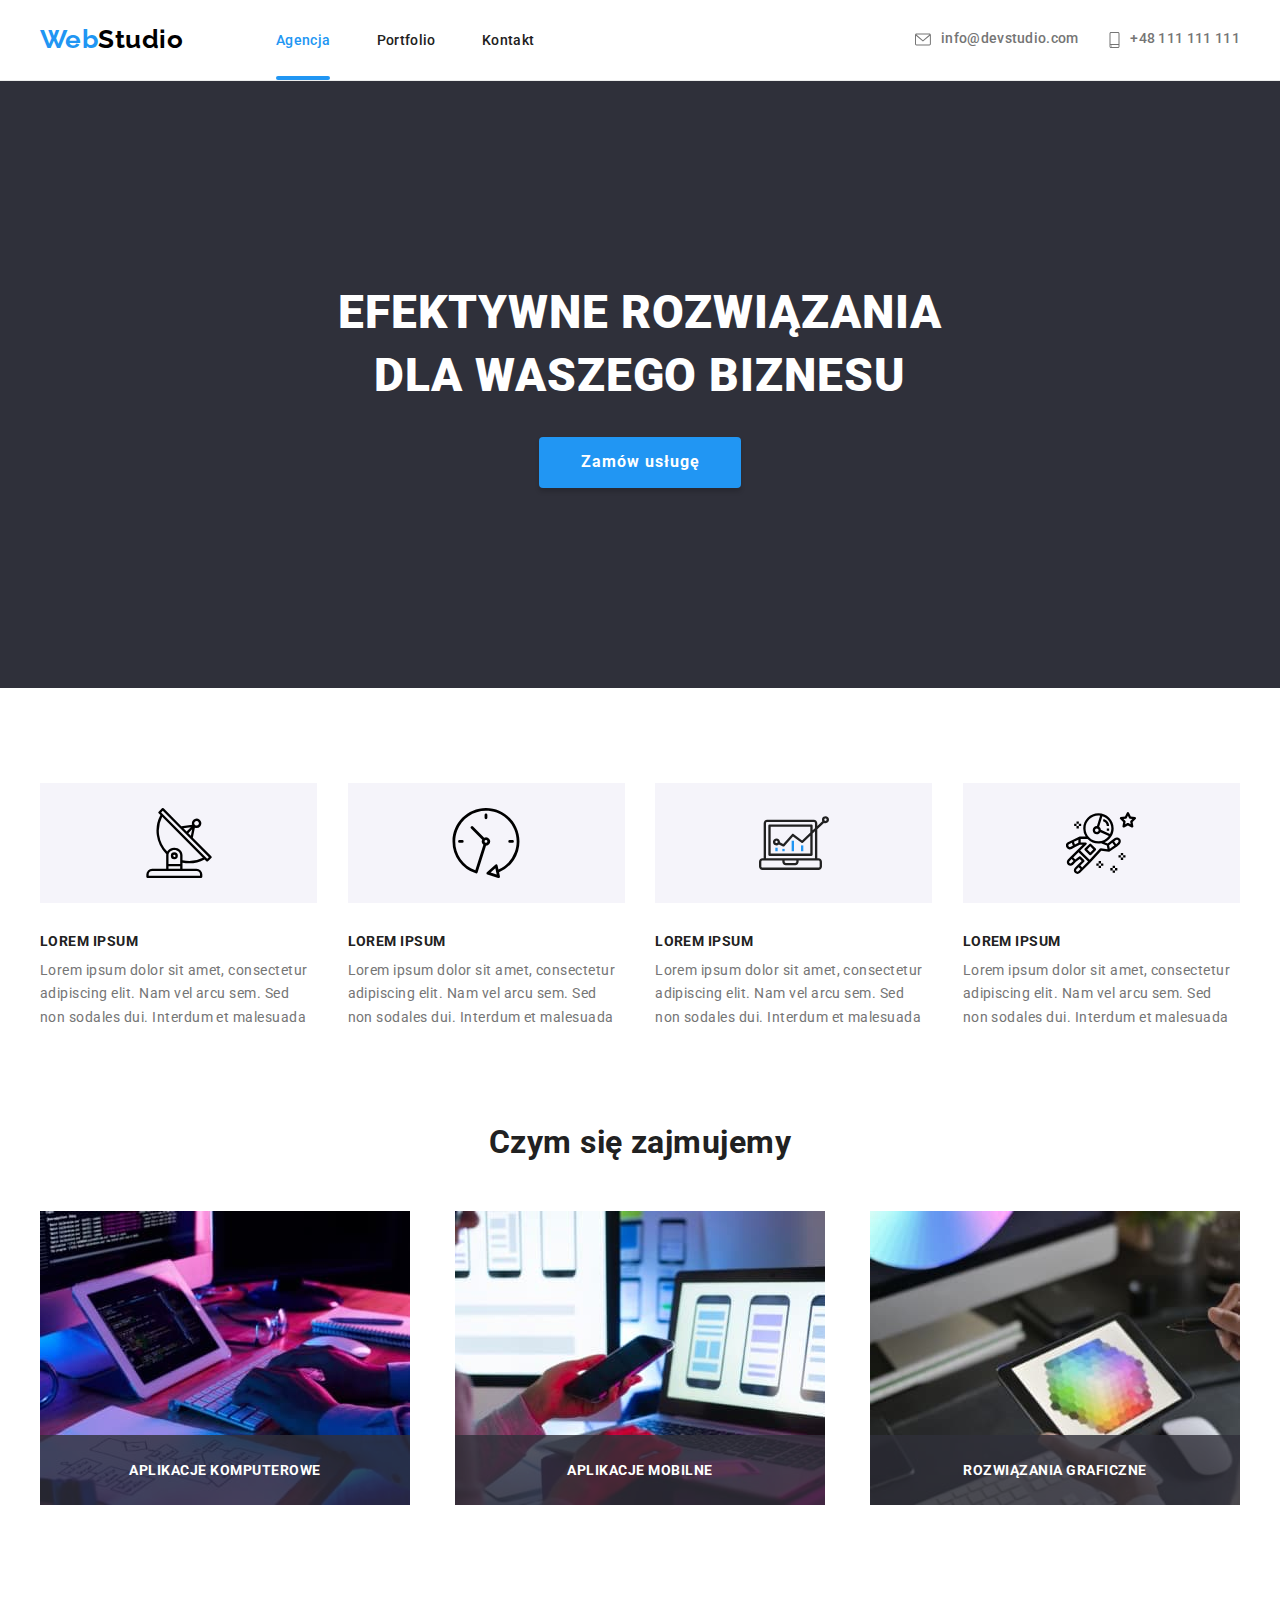
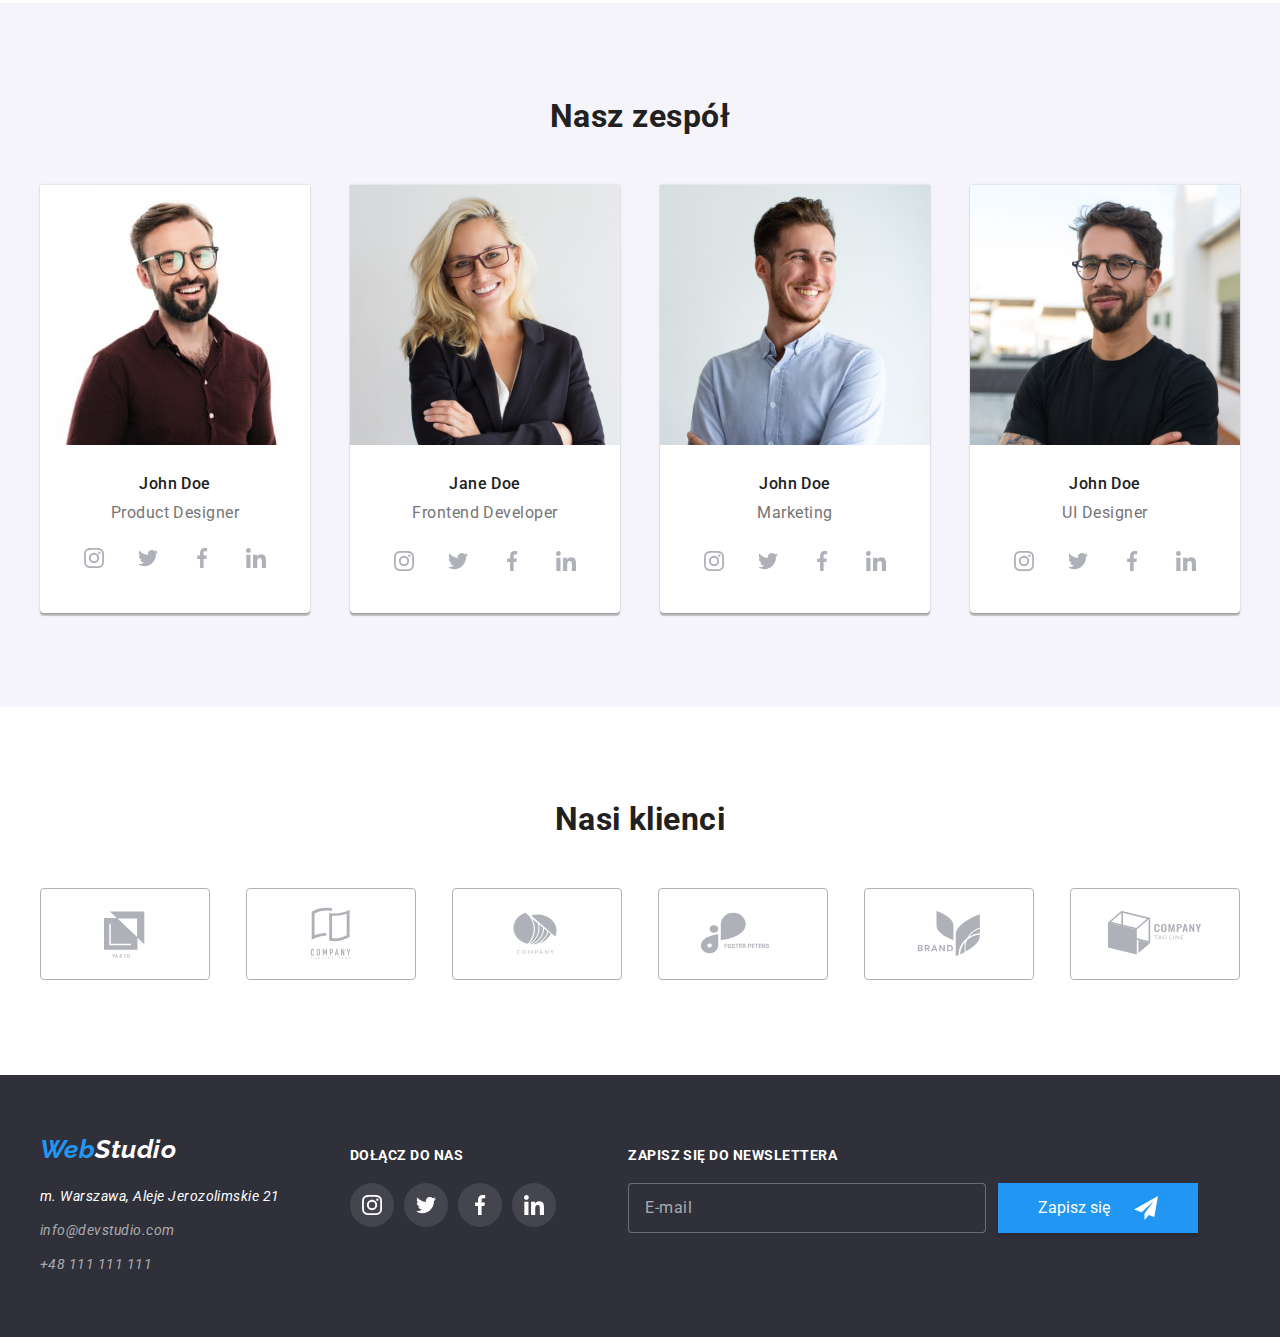
<file: index.html>
<!DOCTYPE html>
<html lang="pl">
  <head>
    <meta charset="UTF-8" />
    <title>WebStudio</title>
    <link
      rel="stylesheet"
      href="https://cdnjs.cloudflare.com/ajax/libs/modern-normalize/1.0.0/modern-normalize.min.css"
    />
    <link href="css/styles.css" rel="stylesheet" />
    <link rel="preconnect" href="https://fonts.googleapis.com" />
    <link rel="preconnect" href="https://fonts.gstatic.com" crossorigin />
    <link
      href="https://fonts.googleapis.com/css2?family=Raleway:wght@700&family=Roboto:wght@400;500;700;900&display=swap"
      rel="stylesheet"
    />
  </head>
  <body>
    <header class="header-border-style">
      <div class="container header-style list-display">
        <a href="index.html" class="logo-header"
          ><span class="logo-header-front">Web</span>Studio</a
        >
        <nav class="nav-style">
          <ul class="nav-list list-display">
            <li class="is-active"><a class="nav-link" href="./index.html">Agencja</a></li>
            <li><a class="nav-link" href="portfolio.html">Portfolio</a></li>
            <li><a class="nav-link" href="">Kontakt</a></li>
          </ul>
        </nav>
        <div class="header-mail-section">
          <svg class="envelope-icon" width="16" height="13">
            <use href="images/icons.svg#icon-envelope"></use>
          </svg>
          <a class="header-mail-link" href="mailto:info@devstudio.com"> info@devstudio.com </a>
        </div>
        <div class="header-tel-section">
          <svg class="smartphone-icon" width="11" height="16">
            <use href="images/icons.svg#icon-smartphone"></use>
          </svg>
          <a class="header-tel-link" href="tel:48111111111">+48 111 111 111</a>
        </div>
      </div>
    </header>

    <!--MAIN DESCRIPTION-->
    <main>
      <section class="header-slogan">
        <div class="container section header-background">
          <h1 class="header-slogan-text">efektywne rozwiązania dla waszego biznesu</h1>
          <button class="order-button" type="button" data-modal-open>Zamów usługę</button>
        </div>
      </section>

      <section>
        <div class="container section main-description">
          <ul class="list-display main-description-set">
            <li class="main-description-item">
              <hgroup>
                <div class="main-description-card">
                  <svg class="main-description-icon" width="70" height="70">
                    <use href="./images/icons.svg#icon-antenna"></use>
                  </svg>
                </div>
                <h2 class="main-description-header">lorem ipsum</h2>
                <p class="main-description-paragraph">
                  Lorem ipsum dolor sit amet, consectetur adipiscing elit. Nam vel arcu sem. Sed non
                  sodales dui. Interdum et malesuada
                </p>
              </hgroup>
            </li>

            <li class="main-description-item">
              <hgroup>
                <div class="main-description-card">
                  <svg class="main-description-icon" width="70" height="70">
                    <use href="./images/icons.svg#icon-clock"></use>
                  </svg>
                </div>
                <h2 class="main-description-header">lorem ipsum</h2>
                <p class="main-description-paragraph">
                  Lorem ipsum dolor sit amet, consectetur adipiscing elit. Nam vel arcu sem. Sed non
                  sodales dui. Interdum et malesuada
                </p>
              </hgroup>
            </li>

            <li class="main-description-item">
              <hgroup>
                <div class="main-description-card">
                  <svg class="main-description-icon" width="70" height="70">
                    <use href="./images/icons.svg#icon-diagram"></use>
                  </svg>
                </div>
                <h2 class="main-description-header">lorem ipsum</h2>
                <p class="main-description-paragraph">
                  Lorem ipsum dolor sit amet, consectetur adipiscing elit. Nam vel arcu sem. Sed non
                  sodales dui. Interdum et malesuada
                </p>
              </hgroup>
            </li>

            <li class="main-description-item">
              <hgroup>
                <div class="main-description-card">
                  <svg class="main-description-icon" width="70" height="70">
                    <use href="./images/icons.svg#icon-astronaut"></use>
                  </svg>
                </div>
                <h2 class="main-description-header">lorem ipsum</h2>
                <p class="main-description-paragraph">
                  Lorem ipsum dolor sit amet, consectetur adipiscing elit. Nam vel arcu sem. Sed non
                  sodales dui. Interdum et malesuada
                </p>
              </hgroup>
            </li>
          </ul>
        </div>
      </section>

      <!-- WHAT WE DO-->
      <section class="hero">
        <div class="container section">
          <h2 class="hero-header">Czym się zajmujemy</h2>
          <ul class="list-display">
            <li class="hero-list-item">
              <img
                src="images/section/programming.jpg"
                alt="ręce na klawiaturze piszące kod"
                width="370"
                height="294"
              />
              <div class="label">
                <p class="label-slogan">aplikacje komputerowe</p>
              </div>
            </li>
            <li class="hero-list-item">
              <img
                src="images/section/ui_check.jpg"
                alt="ekran laptopa wyświetlający grafikę"
                width="370"
                height="294"
              />
              <div class="label">
                <p class="label-slogan">aplikacje mobilne</p>
              </div>
            </li>
            <li class="hero-list-item">
              <img
                src="images/section/designing_color_picker.jpg"
                alt="człowiek trzymający tablet z paletą kolorów"
                width="370"
                height="294"
              />
              <div class="label">
                <p class="label-slogan">rozwiązania graficzne</p>
              </div>
            </li>
          </ul>
        </div>
      </section>

      <!--OUR TEAM-->
      <section class="our-team">
        <div class="container section">
          <h2 class="hero-header">Nasz zespół</h2>
          <ul class="list-display">
            <li class="team-members-card">
              <img
                class="employee-image"
                src="images/team/person_1.jpg"
                alt="Zdjęcie John'a Doe"
                width="270"
                height="260"
              />
              <div class="employee-name">John Doe</div>
              <div class="job-name">Product Designer</div>
              <div class="social-links-icons">
                <ul class="list-display social-links-list">
                  <li class="icon-wrapper">
                    <a href="#">
                      <svg class="instagram-icon" width="20" height="20">
                        <use href="./images/icons.svg#icon-instagram"></use>
                      </svg>
                    </a>
                  </li>
                  <li class="icon-wrapper">
                    <a href="#">
                      <svg class="twitter-icon" width="20" height="20">
                        <use href="./images/icons.svg#icon-twitter"></use>
                      </svg>
                    </a>
                  </li>
                  <li class="icon-wrapper">
                    <a href="#">
                      <svg class="facebook-icon" width="20" height="20">
                        <use href="./images/icons.svg#icon-facebook"></use>
                      </svg>
                    </a>
                  </li>
                  <li class="icon-wrapper">
                    <a href="#">
                      <svg class="linkedin-icon" width="20" height="20">
                        <use href="./images/icons.svg#icon-linkedin"></use>
                      </svg>
                    </a>
                  </li>
                </ul>
              </div>
            </li>
            <li class="team-members-card">
              <img
                class="employee-image"
                src="images/team/person_2.jpg"
                alt="Zdjęcie Jane Doe"
                width="270"
                height="260"
              />
              <div class="employee-name">Jane Doe</div>
              <div class="job-name">Frontend Developer</div>
              <div class="social-links-icons">
                <ul class="list-display social-links-list">
                  <li class="icon-wrapper">
                    <svg class="instagram-icon" width="20" height="20">
                      <use href="./images/icons.svg#icon-instagram"></use>
                    </svg>
                  </li>
                  <li class="icon-wrapper">
                    <svg class="twitter-icon" width="20" height="20">
                      <use href="./images/icons.svg#icon-twitter"></use>
                    </svg>
                  </li>
                  <li class="icon-wrapper">
                    <svg class="facebook-icon" width="20" height="20">
                      <use href="./images/icons.svg#icon-facebook"></use>
                    </svg>
                  </li>
                  <li class="icon-wrapper">
                    <svg class="linkedin-icon" width="20" height="20">
                      <use href="./images/icons.svg#icon-linkedin"></use>
                    </svg>
                  </li>
                </ul>
              </div>
            </li>
            <li class="team-members-card">
              <img
                class="employee-image"
                src="images/team/person_3.jpg"
                alt="Zdjęcie John'a Doe"
                width="270"
                height="260"
              />
              <div class="employee-name">John Doe</div>
              <div class="job-name">Marketing</div>
              <div class="social-links-icons">
                <ul class="list-display social-links-list">
                  <li class="icon-wrapper">
                    <svg class="instagram-icon" width="20" height="20">
                      <use href="./images/icons.svg#icon-instagram"></use>
                    </svg>
                  </li>
                  <li class="icon-wrapper">
                    <svg class="twitter-icon" width="20" height="30">
                      <use href="./images/icons.svg#icon-twitter"></use>
                    </svg>
                  </li>
                  <li class="icon-wrapper">
                    <svg class="facebook-icon" width="20" height="20">
                      <use href="./images/icons.svg#icon-facebook"></use>
                    </svg>
                  </li>
                  <li class="icon-wrapper">
                    <svg class="linkedin-icon" width="20" height="20">
                      <use href="./images/icons.svg#icon-linkedin"></use>
                    </svg>
                  </li>
                </ul>
              </div>
            </li>
            <li class="team-members-card">
              <img
                class="employee-image"
                src="images/team/person_4.jpg"
                alt="Zdjęcie John'a Doe"
                width="270"
                height="260"
              />
              <div class="employee-name">John Doe</div>
              <div class="job-name">UI Designer</div>
              <div class="social-links-icons">
                <ul class="list-display social-links-list">
                  <li class="icon-wrapper">
                    <svg class="instagram-icon" width="20" height="20">
                      <use href="./images/icons.svg#icon-instagram"></use>
                    </svg>
                  </li>
                  <li class="icon-wrapper">
                    <svg class="twitter-icon" width="20" height="20">
                      <use href="./images/icons.svg#icon-twitter"></use>
                    </svg>
                  </li>
                  <li class="icon-wrapper">
                    <svg class="facebook-icon" width="20" height="20">
                      <use href="./images/icons.svg#icon-facebook"></use>
                    </svg>
                  </li>
                  <li class="icon-wrapper">
                    <svg class="linkedin-icon" width="20" height="20">
                      <use href="./images/icons.svg#icon-linkedin"></use>
                    </svg>
                  </li>
                </ul>
              </div>
            </li>
          </ul>
        </div>
      </section>

      <!--OUR CLIENTS-->
      <section class="our-clients">
        <div class="container section">
          <h2 class="hero-header">Nasi klienci</h2>
          <ul class="list-display our-clients-list">
            <li class="our-clients-item">
              <svg class="our-clients-icon" width="106" height="60">
                <use href="./images/icons.svg#icon-client_1"></use>
              </svg>
            </li>
            <li class="our-clients-item">
              <svg class="our-clients-icon" width="106" height="60">
                <use href="./images/icons.svg#icon-client_2"></use>
              </svg>
            </li>
            <li class="our-clients-item">
              <svg class="our-clients-icon" width="106" height="60">
                <use href="./images/icons.svg#icon-client_3"></use>
              </svg>
            </li>
            <li class="our-clients-item">
              <svg class="our-clients-icon" width="106" height="60">
                <use href="./images/icons.svg#icon-client_4"></use>
              </svg>
            </li>
            <li class="our-clients-item">
              <svg class="our-clients-icon" width="106" height="60">
                <use href="./images/icons.svg#icon-client_5"></use>
              </svg>
            </li>
            <li class="our-clients-item">
              <svg class="our-clients-icon" width="106" height="60">
                <use href="./images/icons.svg#icon-client_6"></use>
              </svg>
            </li>
          </ul>
        </div>
      </section>
    </main>
    <footer class="footer-style">
      <div class="container footer-list list-display">
        <address class="footer-address">
          <a href="index.html" class="logo-footer">
            <span class="logo-footer-front">Web</span>Studio
          </a>
          <div class="footer-links">
            <a class="street-address-link" href="" target="_blank">
              m. Warszawa, Aleje Jerozolimskie 21
            </a>
            <a class="footer-contact-link" href="mailto:info@devstudio.com">info@devstudio.com</a>
            <a class="footer-contact-link" href="tel:48111111111">+48 111 111 111</a>
          </div>
        </address>

        <div class="footer-links-icons">
          <h3 class="links-icons-header">dołącz do nas</h3>
          <ul class="list-display social-links-list">
            <li class="footer-icon-wrapper">
              <svg class="footer-instagram-icon" width="20" height="20">
                <use href="./images/icons.svg#icon-instagram"></use>
                <a href="#"></a>
              </svg>
            </li>
            <li class="footer-icon-wrapper">
              <svg class="footer-twitter-icon" width="20" height="20">
                <use href="./images/icons.svg#icon-twitter"></use>
                <a href="#"></a>
              </svg>
            </li>
            <li class="footer-icon-wrapper">
              <svg class="footer-facebook-icon" width="20" height="20">
                <use href="./images/icons.svg#icon-facebook"></use>
                <a href="#"></a>
              </svg>
            </li>
            <li class="footer-icon-wrapper">
              <svg class="footer-linkedin-icon" width="20" height="20">
                <use href="./images/icons.svg#icon-linkedin"></use>
                <a href="#"></a>
              </svg>
            </li>
          </ul>
        </div>
        <form>
          <div class="footer-form" role="group" aria-labelledby="footer-newsletter">
            <p id="footer-newsletter">zapisz się do newslettera</p>
            <label>
              <input class="input-field" type="email" name="email" placeholder="E-mail" required />
            </label>
            <button class="newsletter-button" type="submit">
              Zapisz się
              <svg class="newsletter-icon" width="24" height="24">
                <use href="./images/icons.svg#icon-send"></use>
              </svg>
            </button>
          </div>
        </form>
      </div>
    </footer>
    <div class="backdrop is-hidden" data-modal>
      <div class="modal">
        <button class="close-button" type="button" data-modal-close>&#10005;</button>
        <form class="modal-form">
          <div class="modal-form-group" role="group" aria-labelledby="service-request">
            <p id="service-request">Zostaw swoje dane w formularzu poniżej</p>
            <label class="form-label">
              Imię
              <input class="modal-form-input" type="text" name="name" required />
              <svg class="modal-icon" width="18" height="18">
                <use href="./images/icons.svg#icon-person"></use>
              </svg>
            </label>
            <label class="form-label">
              Telefon
              <input
                class="modal-form-input"
                type="tel"
                name="telephone"
                pattern="[0-9]{9}"
                required
              />
              <svg class="modal-icon" width="18" height="18">
                <use href="./images/icons.svg#icon-phone"></use>
              </svg>
            </label>
            <label class="form-label">
              Email
              <input class="modal-form-input" type="email" name="email" required />
              <svg class="modal-icon" width="18" height="18">
                <use href="./images/icons.svg#icon-email"></use>
              </svg>
            </label>
            <label class="form-label">
              Komentarz
              <textarea
                class="comment-section"
                name="comment"
                rows="7"
                placeholder="Wprowadź tekst"
              ></textarea>
            </label>

            <div class="modal-form-footer" role="group">
              <label class="policy-label">
                <input class="policy-input" type="checkbox" name="policy" required />
                <svg class="checkbox-unchecked" width="16" height="16">
                  <use href="./images/icons.svg#icon-checkbox"></use>
                </svg>
                <svg class="checkbox-checked" width="16" height="16">
                  <use href="./images/icons.svg#icon-checked"></use>
                </svg>
                Oświadczam, iż akceptuję&nbsp;
                <a class="modal-form-link" href="#">Regulamin</a>&nbsp;i&nbsp;
                <a class="modal-form-link" href="#">Politykę Prywatności.</a>
              </label>
            </div>
          </div>
          <button class="modal-footer-button" type="submit">Wyślij</button>
        </form>
      </div>
    </div>
    <script src="./js/modal.js"></script>
  </body>
</html>
</file>
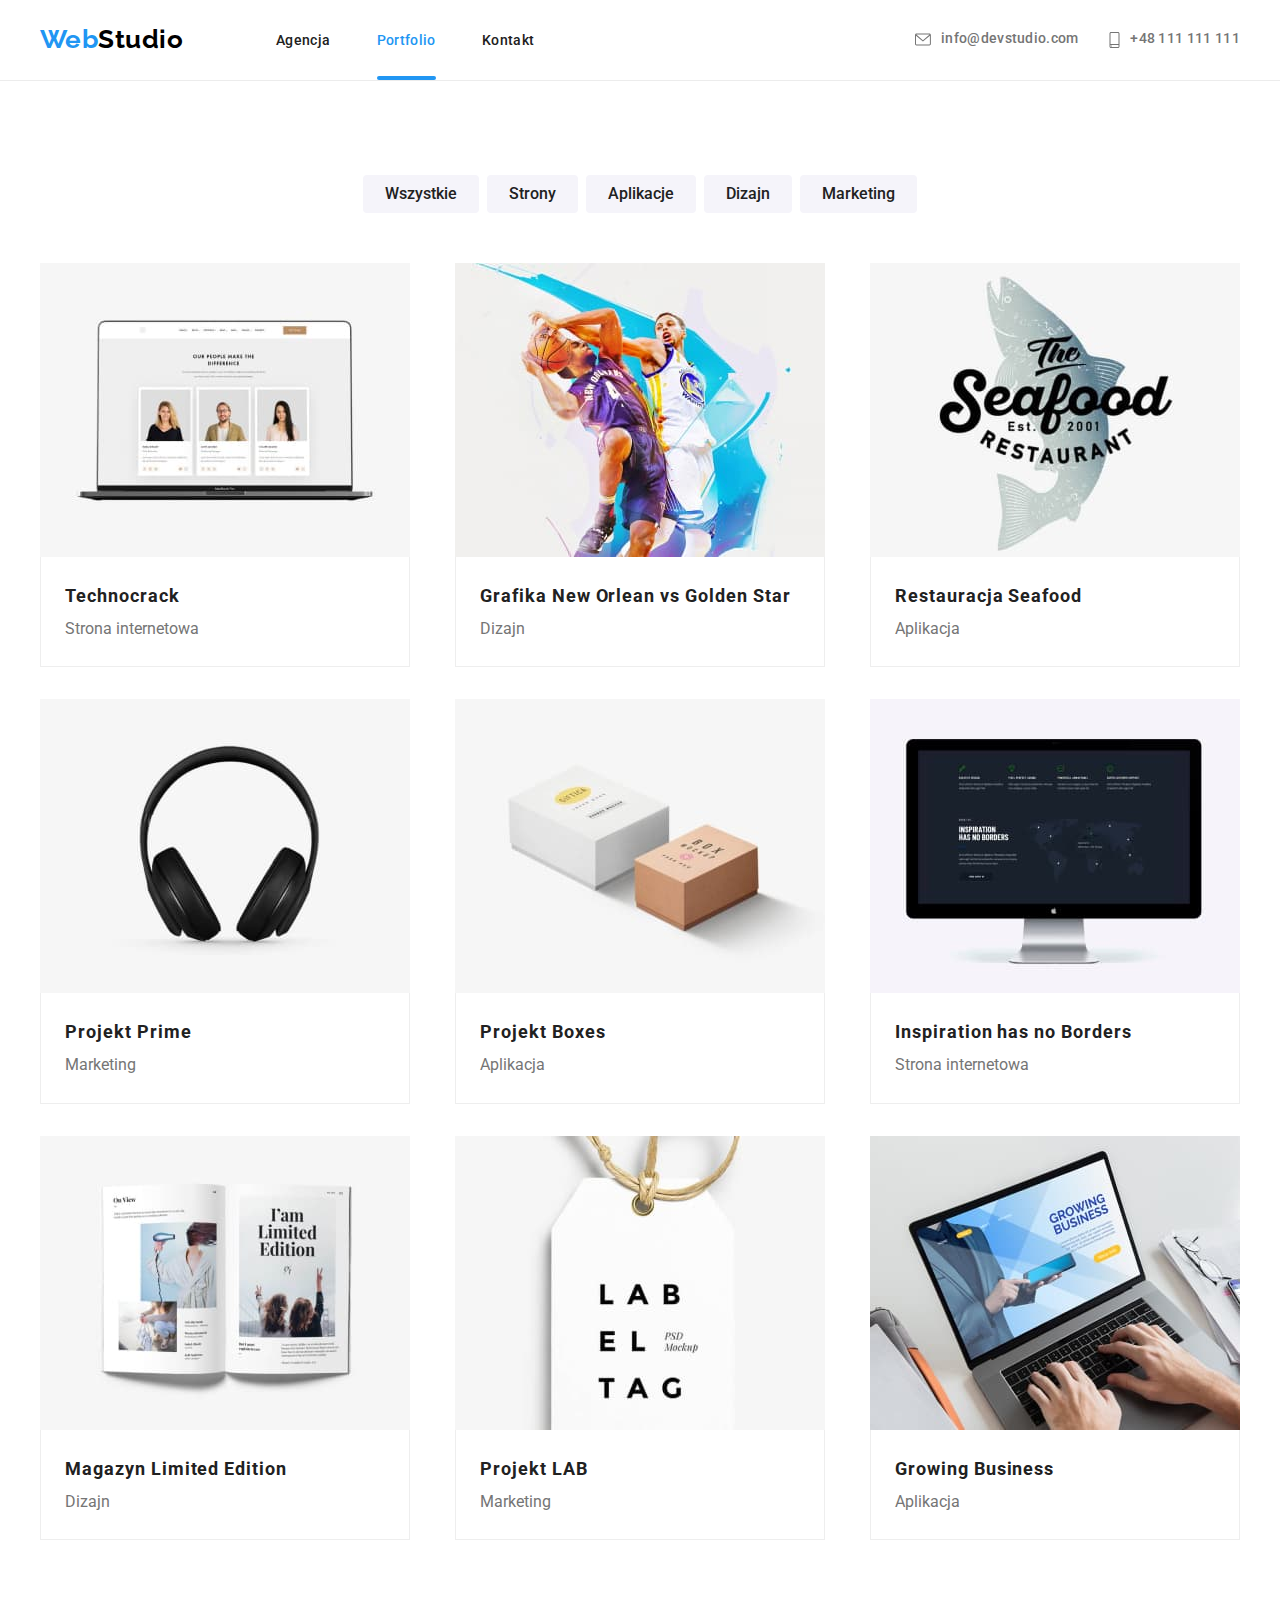
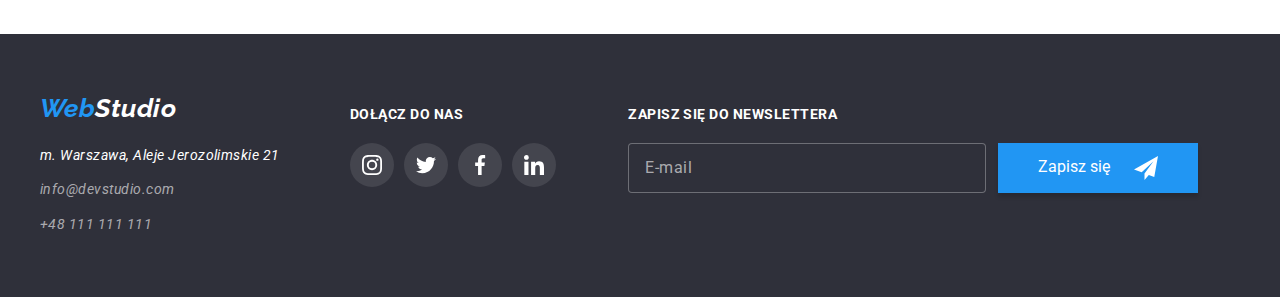
<file: portfolio.html>
<!DOCTYPE html>
<html lang="pl">
  <head>
    <meta charset="UTF-8" />
    <title>Portfolio</title>
    <link
      rel="stylesheet"
      href="https://cdnjs.cloudflare.com/ajax/libs/modern-normalize/1.0.0/modern-normalize.min.css"
    />
    <link href="css/styles.css" rel="stylesheet" />
    <link rel="preconnect" href="https://fonts.googleapis.com" />
    <link rel="preconnect" href="https://fonts.gstatic.com" crossorigin />
    <link
      href="https://fonts.googleapis.com/css2?family=Raleway:wght@700&family=Roboto:wght@400;500;700;900&display=swap"
      rel="stylesheet"
    />
  </head>
  <body>
    <header class="header-border-style">
      <div class="container header-style list-display">
        <a href="index.html" class="logo-header"
          ><span class="logo-header-front">Web</span>Studio</a
        >
        <nav class="nav-style">
          <ul class="nav-list list-display">
            <li><a class="nav-link" href="./index.html">Agencja</a></li>
            <li class="is-active"><a class="nav-link" href="portfolio.html">Portfolio</a></li>
            <li><a class="nav-link" href="">Kontakt</a></li>
          </ul>
        </nav>
        <div class="header-mail-section">
          <svg class="envelope-icon" width="16" height="13">
            <use href="images/icons.svg#icon-envelope"></use>
          </svg>
          <a class="header-mail-link" href="mailto:info@devstudio.com"> info@devstudio.com </a>
        </div>
        <div class="header-tel-section">
          <svg class="smartphone-icon" width="11" height="16">
            <use href="images/icons.svg#icon-smartphone"></use>
          </svg>
          <a class="header-tel-link" href="tel:48111111111">+48 111 111 111</a>
        </div>
      </div>
    </header>
    <main>
      <!--PRODUCTS NAVIGATION-->
      <div class="container section">
        <nav>
          <ul class="portfolio-nav-buttons list-display">
            <li>
              <button class="nav-button" type="button">Wszystkie</button>
            </li>
            <li>
              <button class="nav-button" type="button">Strony</button>
            </li>
            <li>
              <button class="nav-button" type="button">Aplikacje</button>
            </li>
            <li>
              <button class="nav-button" type="button">Dizajn</button>
            </li>
            <li>
              <button class="nav-button" type="button">Marketing</button>
            </li>
          </ul>
        </nav>
        <!--PORTFOLIO - ALL PRODUCTS-->
        <section class="section hero">
          <ul class="portfolio-list list-display">
            <li class="product-list-item">
              <div class="image-overlay">
                <img
                  class="product-image"
                  src="images/portfolio/technocrack.jpg"
                  alt="szablon strony internetowej na ekranie komputera"
                  width="370"
                  height="294"
                />
                <div class="overlay">
                  <p class="overlay-text">
                    Technocrack jest popularną platformą wykorzystywaną do rozpowszechniania
                    koronawirusa. Firmy wykorzystują tę platformę do celów szpiegowskich i ataków na
                    niezabezpieczone serwery konkurencji
                  </p>
                </div>
              </div>
              <div class="product-card-footer">
                <div class="product-name">Technocrack</div>
                <div class="product-type">Strona internetowa</div>
              </div>
            </li>
            <li class="product-list-item">
              <div class="image-overlay">
                <img
                  class="product-image"
                  src="images/portfolio/basketball_players.jpg"
                  alt="rysunek przedstawiający dwóch graczy w koszykówkę"
                  width="370"
                  height="294"
                />
                <div class="overlay">
                  <p class="overlay-text">
                    Technocrack jest popularną platformą wykorzystywaną do rozpowszechniania
                    koronawirusa. Firmy wykorzystują tę platformę do celów szpiegowskich i ataków na
                    niezabezpieczone serwery konkurencji
                  </p>
                </div>
              </div>
              <div class="product-card-footer">
                <div class="product-name">Grafika New Orlean vs Golden Star</div>
                <div class="product-type">Dizajn</div>
              </div>
            </li>
            <li class="product-list-item">
              <div class="image-overlay">
                <img
                  class="product-image"
                  src="images/portfolio/seafood_restaurant_logo.jpg"
                  alt="logo restauracji z owocami morza"
                  width="370"
                  height="294"
                />
                <div class="overlay">
                  <p class="overlay-text">
                    Technocrack jest popularną platformą wykorzystywaną do rozpowszechniania
                    koronawirusa. Firmy wykorzystują tę platformę do celów szpiegowskich i ataków na
                    niezabezpieczone serwery konkurencji
                  </p>
                </div>
              </div>
              <div class="product-card-footer">
                <div class="product-name">Restauracja Seafood</div>
                <div class="product-type">Aplikacja</div>
              </div>
            </li>
            <li class="product-list-item">
              <div class="image-overlay">
                <img
                  class="product-image"
                  src="images/portfolio/projekt_prime.jpg"
                  alt="zdjęcie słuchawek nausznych"
                  width="370"
                  height="294"
                />
                <div class="overlay">
                  <p class="overlay-text">
                    Technocrack jest popularną platformą wykorzystywaną do rozpowszechniania
                    koronawirusa. Firmy wykorzystują tę platformę do celów szpiegowskich i ataków na
                    niezabezpieczone serwery konkurencji
                  </p>
                </div>
              </div>
              <div class="product-card-footer">
                <div class="product-name">Projekt Prime</div>
                <div class="product-type">Marketing</div>
              </div>
            </li>
            <li class="product-list-item">
              <div class="image-overlay">
                <img
                  class="product-image"
                  src="images/portfolio/projekt_boxes.jpg"
                  alt="zdjęcie dwóch prostokątnych opakowań"
                  width="370"
                  height="294"
                />
                <div class="overlay">
                  <p class="overlay-text">
                    Technocrack jest popularną platformą wykorzystywaną do rozpowszechniania
                    koronawirusa. Firmy wykorzystują tę platformę do celów szpiegowskich i ataków na
                    niezabezpieczone serwery konkurencji
                  </p>
                </div>
              </div>
              <div class="product-card-footer">
                <div class="product-name">Projekt Boxes</div>
                <div class="product-type">Aplikacja</div>
              </div>
            </li>
            <li class="product-list-item">
              <div class="image-overlay">
                <img
                  class="product-image"
                  src="images/portfolio/insp_has_no_borders.jpg"
                  alt="monitor komputerowy wyświetlający stronę internetową"
                  width="370"
                  height="294"
                />
                <div class="overlay">
                  <p class="overlay-text">
                    Technocrack jest popularną platformą wykorzystywaną do rozpowszechniania
                    koronawirusa. Firmy wykorzystują tę platformę do celów szpiegowskich i ataków na
                    niezabezpieczone serwery konkurencji
                  </p>
                </div>
              </div>
              <div class="product-card-footer">
                <div class="product-name">Inspiration has no Borders</div>
                <div class="product-type">Strona internetowa</div>
              </div>
            </li>
            <li class="product-list-item">
              <div class="image-overlay">
                <img
                  class="product-image"
                  src="images/portfolio/magazyn_lim_edition.jpg"
                  alt="zdjęcie czasopisma drukowanego"
                  width="370"
                  height="294"
                />
                <div class="overlay">
                  <p class="overlay-text">
                    Technocrack jest popularną platformą wykorzystywaną do rozpowszechniania
                    koronawirusa. Firmy wykorzystują tę platformę do celów szpiegowskich i ataków na
                    niezabezpieczone serwery konkurencji
                  </p>
                </div>
              </div>
              <div class="product-card-footer">
                <div class="product-name">Magazyn Limited Edition</div>
                <div class="product-type">Dizajn</div>
              </div>
            </li>
            <li class="product-list-item">
              <div class="image-overlay">
                <img
                  class="product-image"
                  src="images/portfolio/projekt_lab.jpg"
                  alt="zdjęcie zawieszki reklamowej"
                  width="370"
                  height="294"
                />
                <div class="overlay">
                  <p class="overlay-text">
                    Technocrack jest popularną platformą wykorzystywaną do rozpowszechniania
                    koronawirusa. Firmy wykorzystują tę platformę do celów szpiegowskich i ataków na
                    niezabezpieczone serwery konkurencji
                  </p>
                </div>
              </div>
              <div class="product-card-footer">
                <div class="product-name">Projekt LAB</div>
                <div class="product-type">Marketing</div>
              </div>
            </li>
            <li class="product-list-item">
              <div class="image-overlay">
                <img
                  class="product-image"
                  src="images/portfolio/growing_business.jpg"
                  alt="zdjęcie rąk piszących po klawiaturze laptopa"
                  width="370"
                  height="294"
                />
                <div class="overlay">
                  <p class="overlay-text">
                    Technocrack jest popularną platformą wykorzystywaną do rozpowszechniania
                    koronawirusa. Firmy wykorzystują tę platformę do celów szpiegowskich i ataków na
                    niezabezpieczone serwery konkurencji
                  </p>
                </div>
              </div>
              <div class="product-card-footer">
                <div class="product-name">Growing Business</div>
                <div class="product-type">Aplikacja</div>
              </div>
            </li>
          </ul>
        </section>
      </div>
    </main>
    <footer class="footer-style">
      <div class="container footer-list list-display">
        <address class="footer-address">
          <a href="index.html" class="logo-footer">
            <span class="logo-footer-front">Web</span>Studio
          </a>
          <div class="footer-links">
            <a class="street-address-link" href="" target="_blank">
              m. Warszawa, Aleje Jerozolimskie 21
            </a>
            <a class="footer-contact-link" href="mailto:info@devstudio.com">info@devstudio.com</a>
            <a class="footer-contact-link" href="tel:48111111111">+48 111 111 111</a>
          </div>
        </address>

        <div class="footer-links-icons">
          <h3 class="links-icons-header">dołącz do nas</h3>
          <ul class="list-display social-links-list">
            <li class="footer-icon-wrapper">
              <svg class="footer-instagram-icon" width="20" height="20">
                <use href="./images/icons.svg#icon-instagram"></use>
                <a href="#"></a>
              </svg>
            </li>
            <li class="footer-icon-wrapper">
              <svg class="footer-twitter-icon" width="20" height="20">
                <use href="./images/icons.svg#icon-twitter"></use>
                <a href="#"></a>
              </svg>
            </li>
            <li class="footer-icon-wrapper">
              <svg class="footer-facebook-icon" width="20" height="20">
                <use href="./images/icons.svg#icon-facebook"></use>
                <a href="#"></a>
              </svg>
            </li>
            <li class="footer-icon-wrapper">
              <svg class="footer-linkedin-icon" width="20" height="20">
                <use href="./images/icons.svg#icon-linkedin"></use>
                <a href="#"></a>
              </svg>
            </li>
          </ul>
        </div>
        <form>
          <div class="footer-form" role="group" aria-labelledby="footer-newsletter">
            <p id="footer-newsletter">zapisz się do newslettera</p>
            <label>
              <input class="input-field" type="email" name="email" placeholder="E-mail" required />
            </label>
            <button class="newsletter-button" type="submit">
              Zapisz się
              <svg class="newsletter-icon" width="24" height="24">
                <use href="./images/icons.svg#icon-send"></use>
              </svg>
            </button>
          </div>
        </form>
      </div>
    </footer>
  </body>
</html>
</file>
<file: css/styles.css>
/* GENERAL STYLING */

:root {
  --color-grey: rgb(238, 238, 238);
  --icon-color: rgb(175, 177, 184);
  --hover-color: rgb(33, 150, 243);
  --social-link-color: rgb(175, 177, 184);
  --social-icon-hover: rgb(255, 255, 255);
}

* {
  text-decoration: none;
  color: inherit;
  margin: 0;
  padding: 0;
}

body {
  font-family: 'Roboto', sans-serif;
  color: rgba(33, 33, 33, 1);
}

.container {
  margin: 0 auto;
  width: 75rem;
}

.section {
  padding: 5.9rem 0rem 5.9rem;
}

/* COMMON STYLING */

.list-display {
  list-style: none;
  display: flex;
  align-items: center;
  justify-content: space-between;
}

.header-style {
  justify-content: flex-start;
}

.header-border-style {
  border-bottom: 0.06rem solid rgb(236, 236, 236);
}

.logo-header {
  font-family: 'Raleway', sans-serif;
  color: rgba(0, 0, 0, 1);
  font-weight: 700;
  font-size: 1.6rem;
  line-height: 1.18;
  letter-spacing: 0.03rem;
  margin-right: 5.8rem;
  padding: 1.5rem 0rem 1.6rem;
}

.logo-header-front {
  color: rgba(33, 150, 243, 1);
}

.header-mail-section {
  display: flex;
  justify-content: center;
  align-items: center;
  column-gap: 0.63rem;
}

.header-tel-section {
  display: flex;
  justify-content: center;
  align-items: center;
  column-gap: 0.63rem;
}

.header-mail-link,
.header-tel-link {
  color: rgba(117, 117, 117, 1);
  font-weight: 500;
  font-size: 0.9rem;
  line-height: 1.17;
  letter-spacing: 0.02rem;
  transition-property: color;
  transition-duration: 250ms;
  transition-timing-function: cubic-bezier(0.4, 0, 0.2, 1);
}

.header-mail-link {
  margin-right: 1.9rem;
}

.envelope-icon,
.smartphone-icon {
  fill: rgba(117, 117, 117, 1);
  cursor: pointer;
  transition-property: fill;
  transition-duration: 250ms;
  transition-timing-function: cubic-bezier(0.4, 0, 0.2, 1);
}

.header-mail-section:hover .envelope-icon {
  fill: var(--hover-color);
}
.header-mail-section:hover .header-mail-link {
  color: var(--hover-color);
}

.header-tel-section:hover .smartphone-icon {
  fill: var(--hover-color);
}

.header-tel-section:hover .header-tel-link {
  color: var(--hover-color);
}

.header-mail-link:focus {
  color: var(--hover-color);
}

.header-tel-link:focus {
  color: var(--hover-color);
}

.nav-style {
  flex: 1;
}

.nav-list {
  justify-content: flex-start;
  column-gap: 2.9rem;
}

.nav-link {
  font-weight: 500;
  font-size: 0.9rem;
  line-height: 1.03;
  letter-spacing: 0.02rem;
  transition-property: color;
  transition-duration: 250ms;
  transition-timing-function: cubic-bezier(0.4, 0, 0.2, 1);
}

.is-active .nav-link {
  color: var(--hover-color);
}

.is-active {
  position: relative;
}

.is-active::after {
  content: '';
  position: absolute;
  top: 2.84rem;
  left: 0;
  display: inline-block;
  width: 100%;
  height: 0.25rem;
  background-color: var(--hover-color);
  border-radius: 0.13rem;
}

.nav-link:hover {
  color: var(--hover-color);
}

.nav-link:focus {
  color: var(--hover-color);
}

.footer-style {
  background-color: rgb(47, 48, 58);
  padding: 3.75rem 0rem 3.75rem;
}

.logo-footer {
  display: block;
  font-family: 'Raleway', sans-serif;
  color: rgba(255, 255, 255, 1);
  font-weight: 700;
  font-size: 1.6rem;
  line-height: 1.17;
  letter-spacing: 0.03rem;
}

.logo-footer-front {
  color: rgba(33, 150, 243, 1);
}

.footer-links {
  margin-top: 1.25rem;
  font-size: 0.9rem;
  line-height: 1.7;
  letter-spacing: 0.03rem;
}

.footer-contact-link {
  display: block;
  color: rgba(255, 255, 255, 0.6);
  margin-top: 0.6rem;
  transition-property: color;
  transition-duration: 250ms;
  transition-timing-function: cubic-bezier(0.4, 0, 0.2, 1);
}

.footer-contact-link:hover {
  color: var(--hover-color);
}

.footer-contact-link:focus {
  color: var(--hover-color);
}

.street-address-link {
  display: block;
  color: rgba(255, 255, 255, 1);
}

.links-icons-header {
  color: rgba(255, 255, 255, 1);
  font-weight: 700;
  font-size: 0.88rem;
  line-height: 1.14;
  letter-spacing: 0.03rem;
  text-transform: uppercase;
  margin-bottom: 1.25rem;
}

.footer-list {
  justify-content: flex-start;
  align-items: flex-start;
}

.footer-links-icons {
  margin-left: 4.38rem;
  margin-top: 0.75rem;
}

.footer-icon-wrapper {
  display: flex;
  justify-content: center;
  align-items: center;
  width: 2.75rem;
  height: 2.75rem;
  background-color: rgba(255, 255, 255, 0.1);
  border-radius: 50%;
  transition-property: background-color;
  transition-duration: 250ms;
  transition-timing-function: cubic-bezier(0.4, 0, 0.2, 1);
  cursor: pointer;
}

.footer-instagram-icon,
.footer-twitter-icon,
.footer-facebook-icon,
.footer-linkedin-icon {
  fill: rgba(255, 255, 255, 1);
}

.footer-icon-wrapper:hover {
  background-color: var(--hover-color);
}

.footer-form {
  display: flex;
  position: relative;
  flex-direction: column;
  align-items: flex-start;
  width: 35.63rem;
  margin-left: 4.5rem;
}

#footer-newsletter {
  color: rgba(255, 255, 255, 1);
  font-weight: 700;
  font-size: 0.88rem;
  line-height: 1.14;
  letter-spacing: 0.03rem;
  text-transform: uppercase;
  margin-top: 0.75rem;
  margin-bottom: 1.25rem;
}

.newsletter-button {
  display: flex;
  justify-content: center;
  align-items: center;
  column-gap: 1.5rem;
  position: absolute;
  bottom: 0;
  right: 0;
  width: 12.5rem;
  height: 3.13rem;
  color: rgba(255, 255, 255, 1);
  transition: background-color 200ms ease-in;
  background-color: rgba(33, 150, 243, 1);
  border: none;
  border-radius: 0.25;
  box-shadow: 0rem 0.25rem 0.25rem rgba(0, 0, 0, 0.15);
  cursor: pointer;
}

.newsletter-button:hover,
.newsletter-button:focus {
  background-color: rgba(0, 124, 214, 1);
}

.newsletter-icon {
  fill: rgb(255, 255, 255);
}

.input-field {
  background-color: rgba(47, 48, 58, 1);
  width: 22.38rem;
  height: 3.13rem;
  padding-left: 1rem;
  border: 0.06rem solid rgba(255, 255, 255, 0.3);
  border-radius: 0.25rem;
  color: rgba(255, 255, 255, 1);
}

.input-field::placeholder {
  color: rgba(255, 255, 255, 0.6);
  line-height: 1.25rem;
  letter-spacing: 0.03rem;
}

.input-field:focus,
.input-field:hover {
  border: 0.06rem solid var(--hover-color);
}

/* INDEX.HTML STYLING */
.header-slogan {
  max-width: 100rem;
  margin: 0 auto;
  background-color: rgba(47, 48, 58, 0.4);
  background-image: url('../images/section/header_background.jpg');
  background-image: linear-gradient(to right, rgb(47, 48, 58) 40%);
  background-size: cover;
}

.header-slogan-text {
  color: rgba(255, 255, 255, 1);
  text-transform: uppercase;
  text-align: center;
  width: 43.5rem;
  margin-top: 6.63rem;
  font-weight: 900;
  font-size: 2.9rem;
  letter-spacing: 0.06rem;
  line-height: 1.36;
  margin-left: auto;
  margin-right: auto;
  margin-bottom: 1.87rem;
}

.order-button {
  background-color: rgb(33, 150, 243);
  color: rgba(255, 255, 255, 1);
  padding: 0.63rem 2.56rem 0.63rem 2.63rem;
  font-weight: 700;
  font-size: 1rem;
  letter-spacing: 0.06rem;
  line-height: 1.9;
  margin-bottom: 6.63rem;
  margin-left: 31.2rem;
  border: none;
  transition: background-color 250ms cubic-bezier(0.4, 0, 0.2, 1);
  box-shadow: 0rem 0.24rem 0.25rem rgba(0, 0, 0, 0.15);
  border-radius: 0.25rem;
  cursor: pointer;
}

.order-button:hover,
.order-button:focus {
  background-color: rgba(0, 124, 214, 1);
}

.main-description {
  padding-bottom: 0;
}

.main-description-set {
  column-gap: 1.88rem;
}

.main-description-item {
  flex-basis: calc((100% - 5.6rem) / 4);
}

.main-description-card {
  background-color: rgba(245, 244, 250, 1);
  height: 7.5rem;
  margin-bottom: 1.88rem;
  padding-left: 6.48rem;
  padding-top: 1.56rem;
}

.main-description-header {
  text-transform: uppercase;
  margin-bottom: 0.63rem;
  font-weight: 700;
  font-size: 0.86rem;
  line-height: 1.17;
  letter-spacing: 0.03rem;
}

.main-description-paragraph {
  color: rgba(117, 117, 117, 1);
  width: 16.9rem;
  font-size: 0.86rem;
  line-height: 1.7;
  letter-spacing: 0.03rem;
}

.hero {
  padding: 0;
}

.hero-header {
  text-align: center;
  font-size: 2rem;
  line-height: 1.17;
  letter-spacing: 0.03rem;
  margin-bottom: 3.1rem;
}

.hero-list-item {
  position: relative;
}

.label {
  position: absolute;
  left: 0;
  top: 14rem;
  width: 100%;
  height: 4.38rem;
  background-color: rgba(47, 48, 58, 0.8);
}

.label-slogan {
  font-weight: 700;
  font-size: 0.88rem;
  line-height: 1rem;
  text-align: center;
  margin-top: 1.69rem;
  letter-spacing: 0.03rem;
  text-transform: uppercase;
  color: rgb(255, 255, 255);
}

.our-team {
  background-color: rgb(245, 244, 250);
}

.team-members-card {
  display: flex;
  flex-direction: column;
  justify-content: center;
  align-items: center;
  row-gap: 0.63rem;
  padding-bottom: 1.88rem;
  background-color: rgba(255, 255, 255, 1);
  box-shadow: 0rem 0.06rem 0.19rem rgba(0, 0, 0, 0.12), 0rem 0.06rem 0.06rem rgba(0, 0, 0, 0.14),
    0rem 0.13rem 0.06rem rgba(0, 0, 0, 0.2);
  border-radius: 0rem 0rem 0.25rem 0.25rem;
}

.employee-image {
  display: block;
  margin-bottom: 1.25rem;
}

.employee-name {
  font-weight: 500;
  font-size: 1rem;
  line-height: 1.17;
  letter-spacing: 0.03rem;
}

.job-name {
  color: rgba(117, 117, 117, 1);
  font-size: 1rem;
  line-height: 1.17;
  letter-spacing: 0.03rem;
}

.icon-wrapper {
  display: flex;
  justify-content: center;
  align-items: center;
  width: 2.75rem;
  height: 2.75rem;
  border-radius: 50%;
  transition-property: background-color, fill;
  transition-duration: 250ms;
  transition-timing-function: cubic-bezier(0.4, 0, 0.2, 1);
  cursor: pointer;
}

.icon-wrapper:hover {
  background-color: var(--hover-color);
}

.icon-wrapper:hover .instagram-icon {
  fill: var(--social-icon-hover);
}

.icon-wrapper:hover .twitter-icon {
  fill: var(--social-icon-hover);
}

.icon-wrapper:hover .facebook-icon {
  fill: var(--social-icon-hover);
}

.icon-wrapper:hover .linkedin-icon {
  fill: var(--social-icon-hover);
}

.instagram-icon,
.twitter-icon,
.facebook-icon,
.linkedin-icon {
  fill: var(--social-link-color);
}

.instagram-icon:hover {
  fill: var(--social-icon-hover);
}

.twitter-icon:hover {
  fill: var(--social-icon-hover);
}

.facebook-icon:hover {
  fill: var(--social-icon-hover);
}

.linkedin-icon:hover {
  fill: var(--social-icon-hover);
}

.social-links-list {
  justify-content: space-between;
  column-gap: 0.63rem;
  margin-top: 0.38rem;
}

.our-clients-icon {
  fill: var(--icon-color);
  transition-property: fill;
  transition-duration: 250ms;
  transition-timing-function: cubic-bezier(0.4, 0, 0.2, 1);
}

.our-clients-item {
  display: flex;
  justify-content: center;
  align-items: center;
  flex-basis: calc((100% - 11.25rem) / 6);
  height: 5.75rem;
  border: 0.06rem solid rgba(175, 177, 184, 1);
  border-radius: 0.25rem;
  transition-property: border-color, fill;
  transition-duration: 250ms;
  transition-timing-function: cubic-bezier(0.4, 0, 0.2, 1);
}

.our-clients-item:hover .our-clients-icon {
  cursor: pointer;
  fill: var(--hover-color);
}

.our-clients-item:hover {
  cursor: pointer;
  border: 0.06rem solid rgb(33, 150, 243);
  border-radius: 0.25rem;
}

.our-clients-item:focus .our-clients-icon {
  cursor: pointer;
  fill: var(--hover-color);
}
.our-clients-item:focus {
  border: 0.06rem solid rgb(33, 150, 243);
  border-radius: 0.25rem;
}

/* MODAL */

.backdrop {
  position: fixed;
  left: 0;
  top: 0;
  width: 100%;
  height: 100%;
  background-color: rgba(0, 0, 0, 0.5);
}

.close-button {
  position: absolute;
  width: 1.88rem;
  height: 1.88rem;
  top: 0.5rem;
  right: 0.5rem;
  border: 0.06rem solid rgba(0, 0, 0, 0.1);
  background-color: rgb(255, 255, 255);
  border-radius: 50%;
  transition-property: background-color, color;
  transition-duration: 250ms;
  transition-timing-function: cubic-bezier(0.4, 0, 0.2, 1);
}

.close-button:hover,
.close-button:focus {
  background-color: rgba(0, 0, 0);
  color: rgb(255, 255, 255);
  cursor: pointer;
}

.modal {
  position: absolute;
  top: 50%;
  left: 50%;
  width: 33rem;
  height: 36.31rem;
  padding: 2.5rem;
  background-color: rgb(255, 255, 255);
  transform: translate(-50%, -50%);
  transition-duration: 250ms;
  transition-timing-function: cubic-bezier(0.4, 0, 0.2, 1);
}

.backdrop.is-hidden .modal {
  transform: translate(-50%, -50%) scale(0.5);
}

.is-hidden {
  pointer-events: none;
  visibility: hidden;
  opacity: 0;
  transition-duration: 250ms;
  transition-timing-function: cubic-bezier(0.4, 0, 0.2, 1);
}

/* MODAL FORM */
.modal-form-group {
  position: relative;
  display: flex;
  row-gap: 0.63rem;
  flex-direction: column;
}

#service-request {
  font-weight: 700;
  font-size: 1.25rem;
  line-height: 1.44rem;
  text-align: center;
  letter-spacing: 0.03rem;
  margin-bottom: 0.5rem;
  color: rgb(33, 33, 33);
}

.form-label {
  display: flex;
  position: relative;
  flex-direction: column;
  justify-content: center;
  row-gap: 0.25rem;
  font-size: 0.75rem;
  line-height: 0.88rem;
  letter-spacing: 0.01rem;
  color: rgb(117, 117, 117);
}

.modal-form-input:focus + .modal-icon {
  fill: var(--hover-color);
}

.modal-form-input {
  width: 28rem;
  height: 2.5rem;
  padding-left: 2.63rem;
  border: 0.06rem solid rgba(33, 33, 33, 0.2);
  border-radius: 0.25rem;
}

.modal-form-footer {
  position: relative;
  display: flex;
  justify-content: center;
  align-items: center;
  font-size: 0.88rem;
  line-height: 1.5rem;
  letter-spacing: 0.03rem;
  color: rgba(117, 117, 117, 1);
}

.policy-label {
  display: flex;
  justify-content: center;
  align-items: center;
}

/* HIDE DEFAULT CHECKBOX */
.policy-input {
  position: absolute;
  display: inline-block;
  left: 0.81rem;
  opacity: 0;
  cursor: pointer;
}

/* CREATE CUSTOM CHECKBOX */
.checkbox-unchecked,
.checkbox-checked {
  margin-right: 0.44rem;
}

.checkbox-checked {
  display: none;
  fill: rgb(255, 255, 255);
}

.policy-input:focus + .checkbox-unchecked {
  box-shadow: 0 0 0 0.19rem var(--hover-color);
}

.policy-label:hover {
  cursor: pointer;
}

.policy-input:checked ~ .checkbox-checked {
  display: inline-block;
}

.policy-input:checked + .checkbox-unchecked {
  display: none;
}

/* ------------------------- */

.modal-form-link {
  text-decoration: underline;
  color: rgba(33, 150, 243, 1);
}

.comment-section {
  resize: none;
  padding: 0.75rem 1rem;
  border: 0.06rem solid rgba(33, 33, 33, 0.2);
  border-radius: 0.25rem;
}

.comment-section,
.modal-form-input,
.input-field {
  outline: none;
  transition: border 250ms cubic-bezier(0.4, 0, 0.2, 1);
}

.comment-section:focus,
.modal-form-input:focus {
  border: 0.06rem solid var(--hover-color);
}

.comment-section::placeholder {
  font-size: 0.75rem;
  line-height: 0.88rem;
  letter-spacing: 0.01rem;
  color: rgba(117, 117, 117, 0.5);
}

.modal-footer-button {
  position: absolute;
  bottom: 2.5rem;
  left: 50%;
  transform: translateX(-50%);
  width: 12.5rem;
  height: 3.13rem;
  font-weight: 700;
  line-height: 3.13rem;
  text-align: center;
  letter-spacing: 0.06rem;
  color: rgb(255, 255, 255);
  background: rgb(33, 150, 243);
  transition: background-color 250ms cubic-bezier(0.4, 0, 0.2, 1);
  box-shadow: 0rem 0.25rem 0.25rem rgba(0, 0, 0, 0.15);
  border: none;
  border-radius: 0.25rem;
}

.modal-footer-button:hover,
.modal-footer-button:focus {
  background-color: rgba(0, 124, 214, 1);
  cursor: pointer;
}

.modal-icon {
  position: absolute;
  left: 0.88rem;
  top: 1.81rem;
  fill: rgb(33, 33, 33);
  transition: fill 250ms cubic-bezier(0.4, 0, 0.2, 1);
}

/* PORTFOLIO.HTML STYLING */
.portfolio-nav-buttons {
  margin-bottom: 3.13rem;
  justify-content: center;
  column-gap: 0.5rem;
}

.nav-button {
  background-color: rgb(245, 244, 250);
  color: rgb(33, 33, 33);
  font-weight: 500;
  font-size: 1rem;
  padding: 0.37rem 1.38rem;
  line-height: 1.6;
  border: none;
  border-radius: 0.25rem;
  cursor: pointer;
  transition-property: background-color, color;
  transition-duration: 250ms;
  transition-timing-function: cubic-bezier(0.4, 0, 0.2, 1);
}

.nav-button:hover {
  background-color: rgb(33, 150, 243);
  color: rgb(255, 255, 255);
  box-shadow: 0rem 0.19rem 0.06rem rgba(0, 0, 0, 0.1), 0rem 0.06rem 0.13rem rgba(0, 0, 0, 0.08),
    0rem 0.13rem 0.13rem rgba(0, 0, 0, 0.12);
}

.nav-button:focus {
  background-color: rgb(33, 150, 243);
  color: rgb(255, 255, 255);
  box-shadow: 0rem 0.19rem 0.06rem rgba(0, 0, 0, 0.1), 0rem 0.06rem 0.13rem rgba(0, 0, 0, 0.08),
    0rem 0.13rem 0.13rem rgba(0, 0, 0, 0.12);
}

.product-name {
  font-weight: 700;
  font-size: 1.1rem;
  letter-spacing: 0.06rem;
  line-height: 2;
}

.product-type {
  color: rgba(117, 117, 117, 1);
  font-size: 1rem;
  line-height: 1.9;
}

.portfolio-list {
  flex-wrap: wrap;
  row-gap: 2rem;
}

.product-list-item {
  flex-basis: calc((100% - 5.62rem) / 3);
  transition-property: box-shadow;
  transition-duration: 250ms;
  transition-timing-function: cubic-bezier(0.4, 0, 0.2, 1);
}

.product-image {
  display: block;
}

.image-overlay {
  position: relative;
  overflow: hidden;
  width: 100%;
  height: 18.38rem;
}

.overlay {
  position: absolute;
  bottom: 0;
  left: 0;
  width: 100%;
  height: 100%;
  background-color: rgba(33, 150, 243, 0.9);
  transform: translateY(100%);
  transition-duration: 250ms;
  transition-timing-function: cubic-bezier(0.4, 0, 0.2, 1);
}

.overlay-text {
  font-size: 1.13rem;
  line-height: 1.56;
  color: rgba(255, 255, 255, 1);
  margin: 3.06rem 2.81rem 3.06rem 1.5rem;
}

.product-list-item:hover {
  box-shadow: 0rem 0.06rem 0.06rem rgba(0, 0, 0, 0.12), 0rem 0.25rem 0.25rem rgba(0, 0, 0, 0.06),
    0.06rem 0.25rem 0.36rem rgba(0, 0, 0, 0.16);
  cursor: pointer;
}

.product-list-item:hover .overlay {
  transform: translateY(0);
}

.product-card-footer {
  padding: 1.37rem 1.5rem;
  border: solid var(--color-grey);
  border-width: 0rem 0.05rem 0.05rem 0.05rem;
}
</file>
